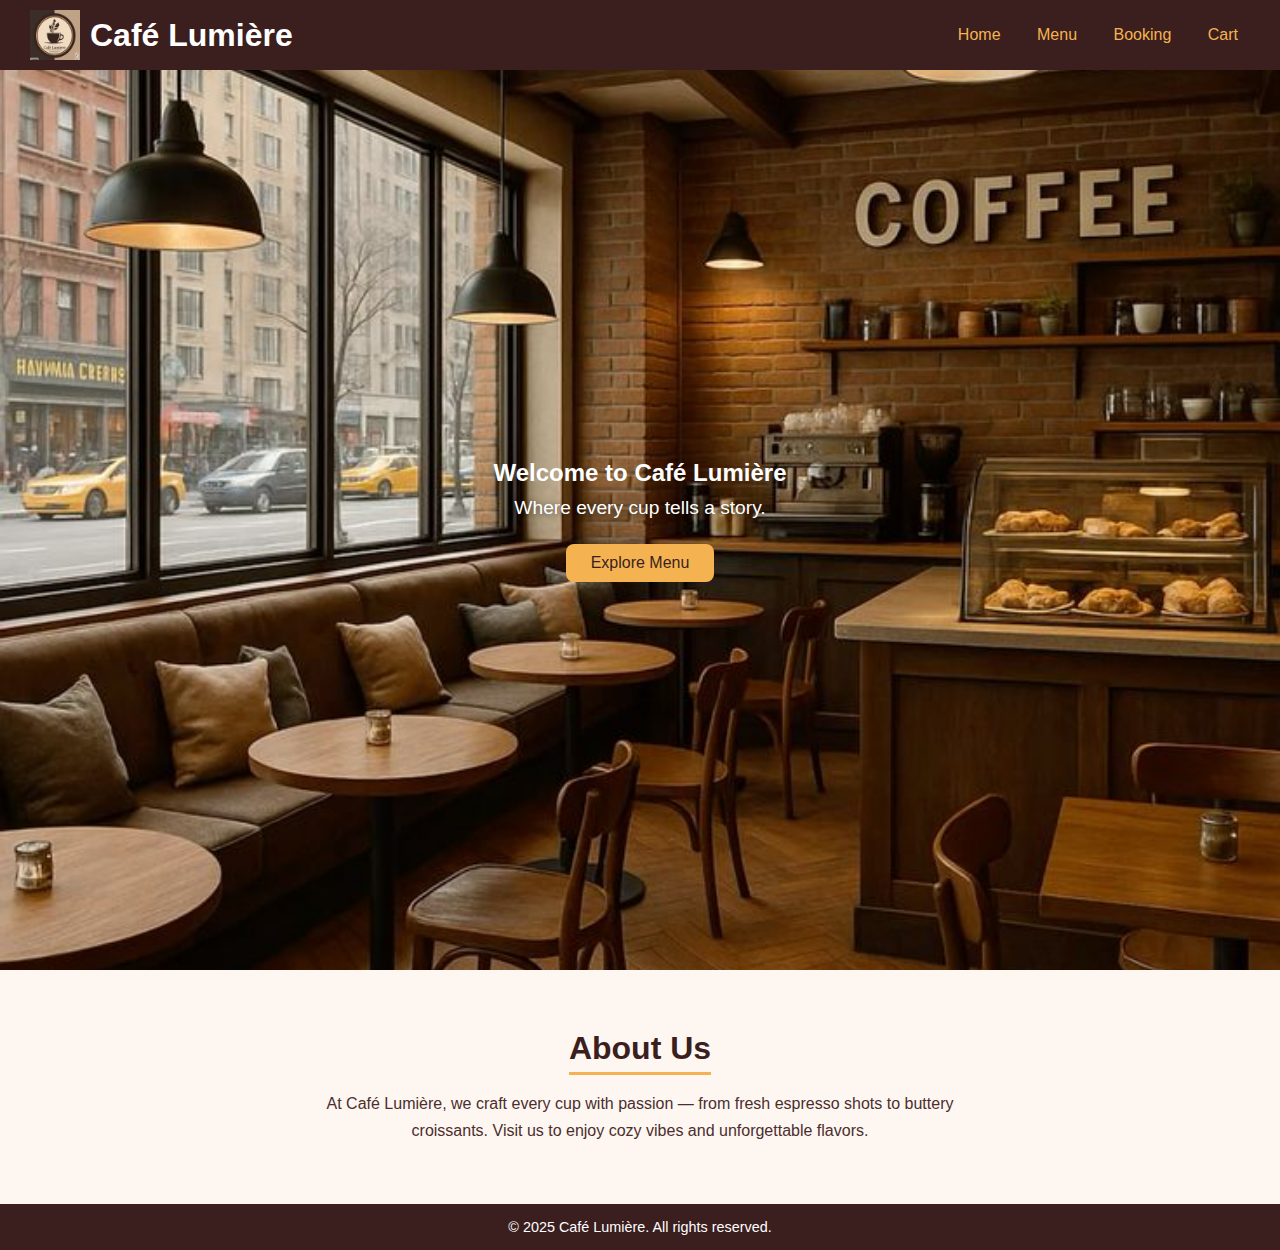
<file: index.html>
<!DOCTYPE html>
<html lang="en">
<head>
  <meta charset="UTF-8">
  <meta name="viewport" content="width=device-width, initial-scale=1.0">
  <title>Café Lumière</title>
  <link rel="stylesheet" href="style.css">
</head>
<body>

  <header>
    <div class="logo">
      <img src="images/logo.png" alt="Café Lumière Logo">
      <h1>Café Lumière</h1>
    </div>
    <nav>
      <a href="index.html">Home</a>
      <a href="menu.html">Menu</a>
      <a href="booking.html">Booking</a>
      <a href="cart.html">Cart</a>
    </nav>
  </header>

  <main>
    <section class="hero">
      <h2>Welcome to Café Lumière</h2>
      <p>Where every cup tells a story.</p>
      <a href="menu.html" class="btn">Explore Menu</a>
    </section>

    <section class="about">
      <h2>About Us</h2>
      <p>At Café Lumière, we craft every cup with passion — from fresh espresso shots to buttery croissants. Visit us to enjoy cozy vibes and unforgettable flavors.</p>
    </section>
  </main>

  <footer>
    <p>© 2025 Café Lumière. All rights reserved.</p>
  </footer>

</body>
</html>
</file>
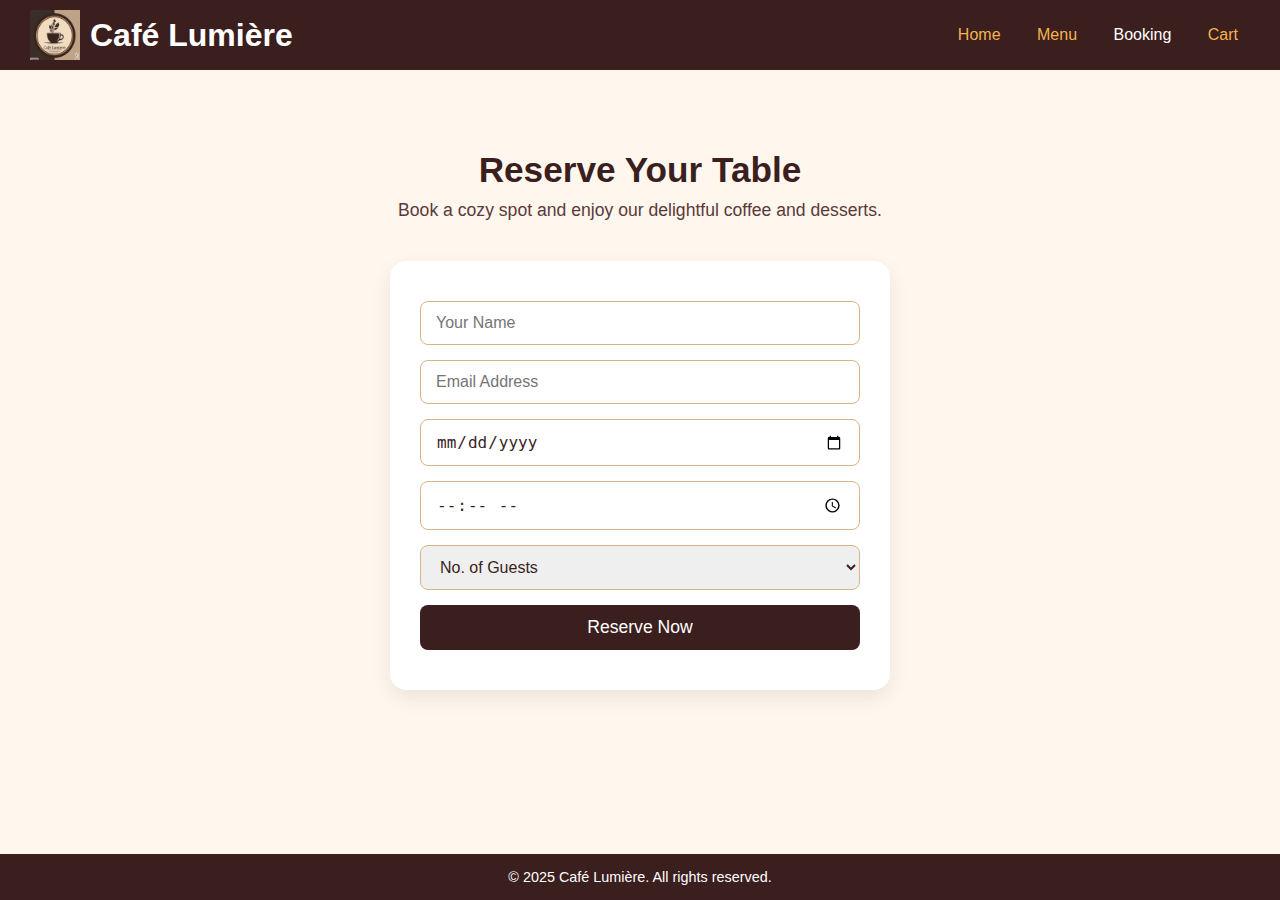
<file: booking.html>
<!DOCTYPE html>
<html lang="en">
<head>
  <meta charset="UTF-8">
  <meta name="viewport" content="width=device-width, initial-scale=1.0">
  <title>Reserve Your Table | Café Lumière</title>
  <link rel="stylesheet" href="style.css">
</head>
<body>
  <header>
    <div class="logo">
      <img src="images/logo.png" alt="Café Lumière Logo">
      <h1>Café Lumière</h1>
    </div>
    <nav>
      <a href="index.html">Home</a>
      <a href="menu.html">Menu</a>
      <a href="booking.html" class="active">Booking</a>
      <a href="cart.html">Cart</a>
    </nav>
  </header>

  <main class="booking-section">
    <h2>Reserve Your Table</h2>
    <p class="booking-intro">Book a cozy spot and enjoy our delightful coffee and desserts.</p>

    <div class="booking-card">
      <form>
        <div class="form-group">
          <input type="text" placeholder="Your Name" required>
        </div>
        <div class="form-group">
          <input type="email" placeholder="Email Address" required>
        </div>
        <div class="form-group">
          <input type="date" required>
        </div>
        <div class="form-group">
          <input type="time" required>
        </div>
        <div class="form-group">
          <select required>
            <option value="">No. of Guests</option>
            <option>1</option>
            <option>2</option>
            <option>3</option>
            <option>4+</option>
          </select>
        </div>
        <button type="submit">Reserve Now</button>
      </form>
    </div>
  </main>

  <footer>
    <p>© 2025 Café Lumière. All rights reserved.</p>
  </footer>
</body>
</html>
</file>
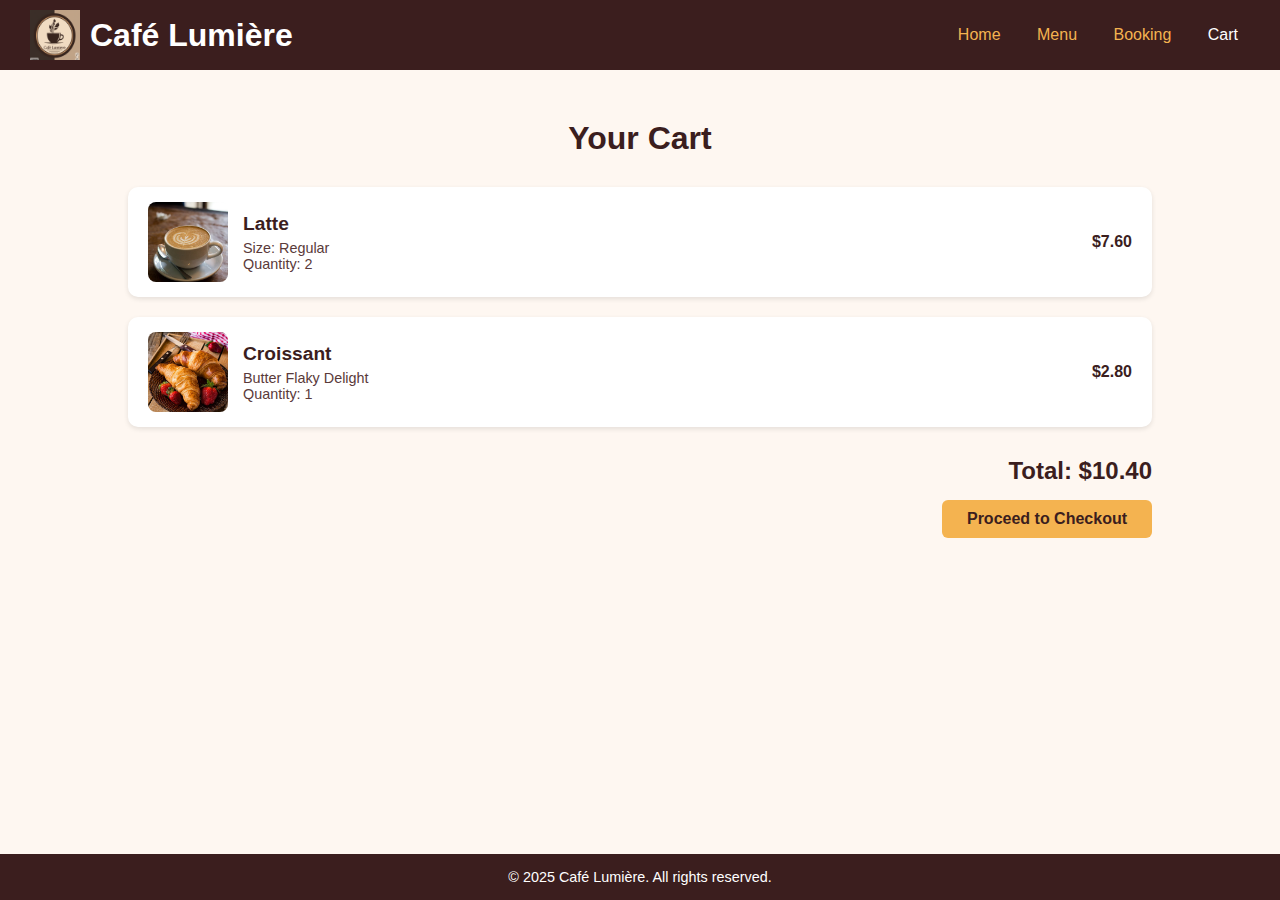
<file: cart.html>
<!DOCTYPE html>
<html lang="en">
<head>
  <meta charset="UTF-8" />
  <meta name="viewport" content="width=device-width, initial-scale=1.0" />
  <title>Cart | Café Lumière</title>
  <link rel="stylesheet" href="style.css" />
</head>
<body>

  <!-- HEADER -->
  <header>
    <div class="logo">
      <img src="images/logo.png" alt="Café Lumière Logo" />
      <h1>Café Lumière</h1>
    </div>
    <nav>
      <a href="index.html">Home</a>
      <a href="menu.html">Menu</a>
      <a href="booking.html">Booking</a>
      <a href="cart.html" class="active">Cart</a>
    </nav>
  </header>

  <!-- CART SECTION -->
  <section class="cart-page">
    <h2>Your Cart</h2>

    <!-- Example order -->
    <div class="cart-items">
      <div class="cart-item">
        <img src="images/latte.jpg" alt="Latte" />
        <div class="item-details">
          <h3>Latte</h3>
          <p>Size: Regular</p>
          <p>Quantity: 2</p>
        </div>
        <div class="item-price">$7.60</div>
      </div>

      <div class="cart-item">
        <img src="images/croissant.jpg" alt="Croissant" />
        <div class="item-details">
          <h3>Croissant</h3>
          <p>Butter Flaky Delight</p>
          <p>Quantity: 1</p>
        </div>
        <div class="item-price">$2.80</div>
      </div>
    </div>

    <!-- Total -->
    <div class="cart-total">
      <h3>Total: $10.40</h3>
      <button class="checkout-btn">Proceed to Checkout</button>
    </div>
  </section>

  <!-- FOOTER -->
  <footer>
    <p>© 2025 Café Lumière. All rights reserved.</p>
  </footer>

</body>
</html>
</file>
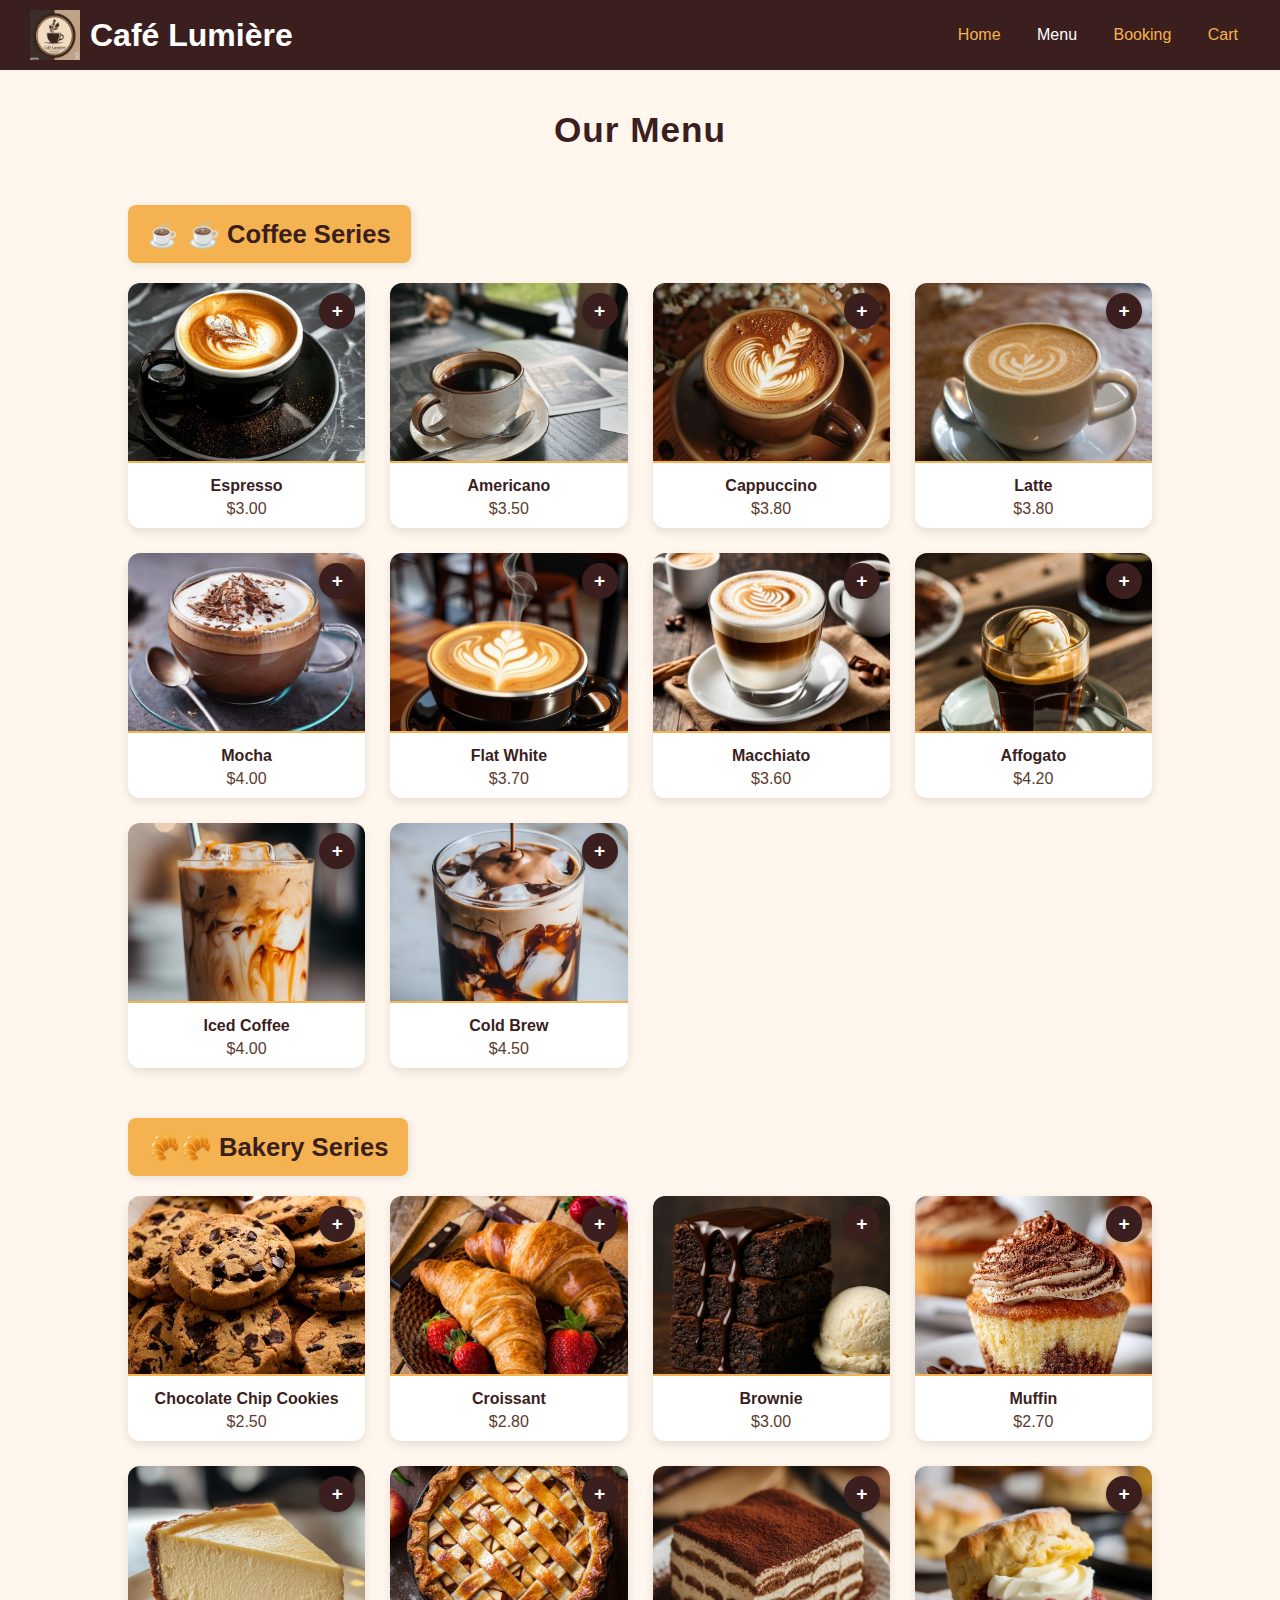
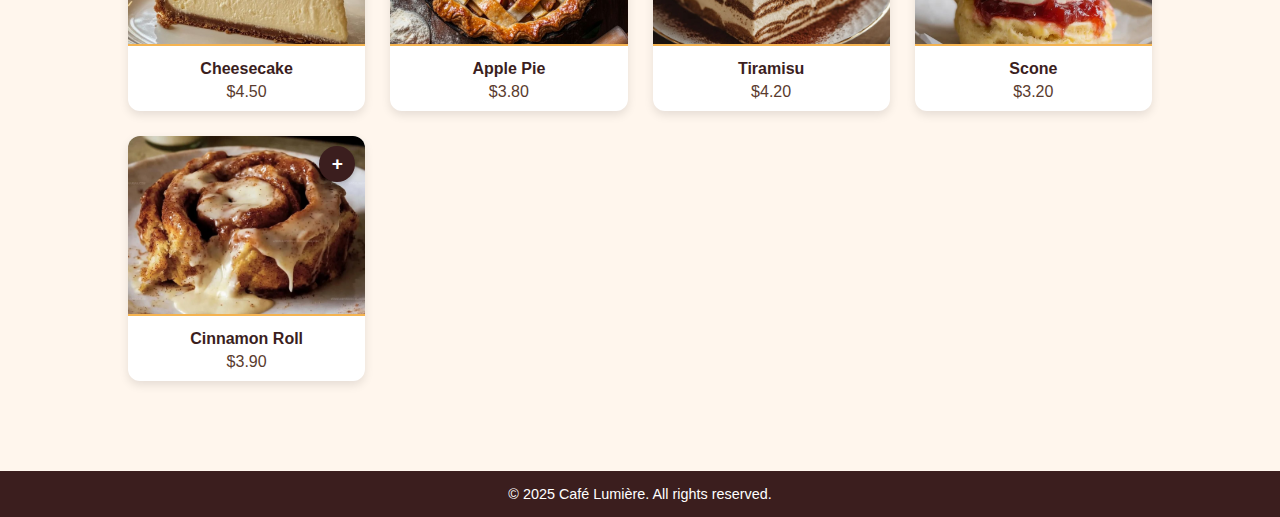
<file: menu.html>
<!DOCTYPE html>
<html lang="en">
<head>
  <meta charset="UTF-8" />
  <meta name="viewport" content="width=device-width, initial-scale=1.0" />
  <title>Our Menu | Café Lumière</title>
  <link rel="stylesheet" href="style.css" />
</head>
<body>
  <header>
    <div class="logo">
      <img src="images/logo.png" alt="Café Lumière Logo" />
      <h1>Café Lumière</h1>
    </div>
    <nav>
      <a href="index.html">Home</a>
      <a href="menu.html" class="active">Menu</a>
      <a href="booking.html">Booking</a>
      <a href="cart.html">Cart</a>
    </nav>
  </header>

  <main class="menu-page">
    <h2>Our Menu</h2>

    <!-- Coffee Series -->
    <div class="menu-category">
      <h3 class="category-title">☕ Coffee Series</h3>
      <div class="menu-grid">

        <div class="menu-item">
          <img src="images/espresso.jpg" alt="Espresso" />
          <h4>Espresso</h4>
          <p>$3.00</p>
          <button class="add-btn">+</button>
        </div>

        <div class="menu-item">
          <img src="images/americano.jpg" alt="Americano" />
          <h4>Americano</h4>
          <p>$3.50</p>
          <button class="add-btn">+</button>
        </div>

        <div class="menu-item">
          <img src="images/cappuccino.jpg" alt="Cappuccino" />
          <h4>Cappuccino</h4>
          <p>$3.80</p>
          <button class="add-btn">+</button>
        </div>

        <div class="menu-item">
          <img src="images/latte.jpg" alt="Latte" />
          <h4>Latte</h4>
          <p>$3.80</p>
          <button class="add-btn">+</button>
        </div>

        <div class="menu-item">
          <img src="images/mocha.jpg" alt="Mocha" />
          <h4>Mocha</h4>
          <p>$4.00</p>
          <button class="add-btn">+</button>
        </div>

        <div class="menu-item">
          <img src="images/flatwhite.jpg" alt="Flat White" />
          <h4>Flat White</h4>
          <p>$3.70</p>
          <button class="add-btn">+</button>
        </div>

        <div class="menu-item">
          <img src="images/macchiato.jpg" alt="Macchiato" />
          <h4>Macchiato</h4>
          <p>$3.60</p>
          <button class="add-btn">+</button>
        </div>

        <div class="menu-item">
          <img src="images/affogato.jpg" alt="Affogato" />
          <h4>Affogato</h4>
          <p>$4.20</p>
          <button class="add-btn">+</button>
        </div>

        <div class="menu-item">
          <img src="images/icedcoffee.jpg" alt="Iced Coffee" />
          <h4>Iced Coffee</h4>
          <p>$4.00</p>
          <button class="add-btn">+</button>
        </div>

        <div class="menu-item">
          <img src="images/coldbrew.jpg" alt="Cold Brew" />
          <h4>Cold Brew</h4>
          <p>$4.50</p>
          <button class="add-btn">+</button>
        </div>

      </div>
    </div>

    <!-- Bakery Series -->
    <div class="menu-category">
      <h3 class="bakery-title">🥐 Bakery Series</h3>
      <div class="menu-grid">

        <div class="menu-item">
          <img src="images/cookie.jpg" alt="Chocolate Chip Cookies" />
          <h4>Chocolate Chip Cookies</h4>
          <p>$2.50</p>
          <button class="add-btn">+</button>
        </div>

        <div class="menu-item">
          <img src="images/croissant.jpg" alt="Croissant" />
          <h4>Croissant</h4>
          <p>$2.80</p>
          <button class="add-btn">+</button>
        </div>

        <div class="menu-item">
          <img src="images/brownie.jpg" alt="Brownie" />
          <h4>Brownie</h4>
          <p>$3.00</p>
          <button class="add-btn">+</button>
        </div>

        <div class="menu-item">
          <img src="images/muffin.jpg" alt="Muffin" />
          <h4>Muffin</h4>
          <p>$2.70</p>
          <button class="add-btn">+</button>
        </div>

        <div class="menu-item">
          <img src="images/cheesecake.jpg" alt="Cheesecake" />
          <h4>Cheesecake</h4>
          <p>$4.50</p>
          <button class="add-btn">+</button>
        </div>

        <div class="menu-item">
          <img src="images/applepie.jpg" alt="Apple Pie" />
          <h4>Apple Pie</h4>
          <p>$3.80</p>
          <button class="add-btn">+</button>
        </div>

        <div class="menu-item">
          <img src="images/tiramisu.jpg" alt="Tiramisu" />
          <h4>Tiramisu</h4>
          <p>$4.20</p>
          <button class="add-btn">+</button>
        </div>

        <div class="menu-item">
          <img src="images/scone.jpg" alt="Scone" />
          <h4>Scone</h4>
          <p>$3.20</p>
          <button class="add-btn">+</button>
        </div>

        <div class="menu-item">
          <img src="images/cinnamonroll.jpg" alt="Cinnamon Roll" />
          <h4>Cinnamon Roll</h4>
          <p>$3.90</p>
          <button class="add-btn">+</button>
        </div>

      </div>
    </div>
  </main>

  <footer>
    <p>© 2025 Café Lumière. All rights reserved.</p>
  </footer>
</body>
</html>
</file>
<file: style.css>
/* --------------------
   GLOBAL STYLES
-------------------- */
body {
  margin: 0;
  font-family: "Poppins", sans-serif;
  background-color: #fdf4ec;
  color: #3b1e1e;
  display: flex;
  flex-direction: column;
  min-height: 100vh;
}

main {
  flex: 1;
}

/* --------------------
   HEADER
-------------------- */
header {
  background-color: #3b1e1e;
  color: white;
  display: flex;
  align-items: center;
  justify-content: space-between;
  padding: 10px 50px;
}

header img {
  height: 50px;
  width: auto;
}

header nav a {
  color: #f4b350;
  text-decoration: none;
  margin-left: 20px;
  font-weight: 500;
  transition: color 0.3s;
}

header nav a:hover {
  color: white;
}

/* --------------------
   HERO SECTION
-------------------- */
.hero {
  position: relative;
  height: 100vh;
  background: url("images/hero.jpg") center/cover no-repeat;
  display: flex;
  flex-direction: column;
  justify-content: center;
  align-items: center;
  color: white;
  text-align: center;
}

.hero h1 {
  font-size: 2.5rem;
  font-weight: bold;
  text-shadow: 0 2px 8px rgba(0, 0, 0, 0.6);
}

.hero p {
  font-size: 1.2rem;
  margin: 10px 0;
  text-shadow: 0 1px 6px rgba(0, 0, 0, 0.5);
}

.hero a {
  background-color: #f4b350;
  color: #3b1e1e;
  text-decoration: none;
  padding: 10px 25px;
  border-radius: 8px;
  margin-top: 15px;
  transition: all 0.3s;
}

.hero a:hover {
  background-color: #d99b2b;
}

/* --------------------
   MENU SECTION
-------------------- */
.menu {
  padding: 40px 8%;
  text-align: center;
}

.menu h2 {
  font-size: 2rem;
  margin-bottom: 30px;
  color: #3b1e1e;
}

/* Category Headings (Coffee Series / Bakery Series) */
.category-title {
  font-size: 1.8rem;
  font-weight: 700;
  color: #3b1e1e;
  margin: 30px 0 20px;
  display: flex;
  align-items: center;
  justify-content: flex-start;
}

/* Reset */
* {
  margin: 0;
  padding: 0;
  box-sizing: border-box;
}

body {
  font-family: "Poppins", sans-serif;
  background-color: #fff6ed;
  color: #3b1e1e;
  display: flex;
  flex-direction: column;
  min-height: 100vh;
}

/* Header */
header {
  background-color: #3b1e1e;
  color: white;
  padding: 10px 30px;
  display: flex;
  justify-content: space-between;
  align-items: center;
  flex-wrap: wrap;
}

.logo {
  display: flex;
  align-items: center;
}

.logo img {
  width: 50px;
  margin-right: 10px;
}

nav a {
  color: #f4b350;
  text-decoration: none;
  margin: 0 12px;
  font-weight: 500;
  transition: color 0.3s ease;
}

nav a:hover, nav a.active {
  color: #fff;
}

/* Menu Page */
.menu-page {
  flex: 1;
  padding: 40px 10%;
}

.menu-page h2 {
  text-align: center;
  margin-bottom: 25px;
  color: #3b1e1e;
  font-size: 2.2rem;
  letter-spacing: 1px;
}

/* Category Titles */
.menu-category {
  margin-bottom: 50px;
}

.menu-category h3 {
  background-color: #f4b350;
  color: #3b1e1e;
  padding: 14px 20px;
  border-radius: 8px;
  display: inline-block;
  font-size: 1.6rem;
  font-weight: 600;
  margin-bottom: 20px;
  box-shadow: 2px 2px 8px rgba(0, 0, 0, 0.1);
}

.menu-grid {
  display: grid;
  grid-template-columns: repeat(auto-fit, minmax(220px, 1fr));
  gap: 20px;
}

.menu-item {
  background: #fff;
  border-radius: 12px;
  box-shadow: 0 4px 8px rgba(0, 0, 0, 0.1);
  text-align: center;
  overflow: hidden;
  transition: transform 0.3s ease;
  position: relative;
}

.menu-item img {
  width: 100%;
  height: 180px;
  object-fit: cover;
}

.menu-item h4 {
  margin: 10px 0 5px;
  color: #3b1e1e;
}

.menu-item p {
  margin-bottom: 10px;
  font-weight: 600;
  color: #4b2b2b;
}

/* Add-to-Cart Button */
.add-btn {
  position: absolute;
  bottom: 15px;
  right: 15px;
  background-color: #3b1e1e;
  color: #fff;
  border: none;
  border-radius: 50%;
  width: 35px;
  height: 35px;
  font-size: 1.3rem;
  cursor: pointer;
  display: flex;
  justify-content: center;
  align-items: center;
  transition: background 0.3s ease, transform 0.3s ease;
}

.add-btn:hover {
  background-color: #f4b350;
  color: #3b1e1e;
  transform: scale(1.1);
}

.menu-item:hover {
  transform: translateY(-6px);
}

/* Footer */
footer {
  background-color: #3b1e1e;
  color: white;
  text-align: center;
  padding: 15px;
  margin-top: auto;
}

/* Responsive Design */
@media (max-width: 768px) {
  header {
    flex-direction: column;
    text-align: center;
  }

  nav {
    margin-top: 8px;
  }

  .menu-page {
    padding: 20px;
  }

  .menu-item img {
    height: 150px;
  }

  .add-btn {
    width: 30px;
    height: 30px;
    font-size: 1.1rem;
  }
}

.category-title::before {
  content: "☕";
  margin-right: 10px;
  font-size: 1.5rem;
}

.bakery-title::before {
  content: "🥐";
}

/* CART PAGE */
.cart-page {
  flex: 1;
  padding: 50px 10%;
  background-color: #fef7f1;
  min-height: 80vh;
}

.cart-page h2 {
  text-align: center;
  font-size: 2rem;
  color: #3b1e1e;
  margin-bottom: 30px;
}

.cart-items {
  display: flex;
  flex-direction: column;
  gap: 20px;
}

.cart-item {
  display: flex;
  align-items: center;
  justify-content: space-between;
  background: #fff;
  border-radius: 10px;
  padding: 15px 20px;
  box-shadow: 0 2px 5px rgba(0, 0, 0, 0.1);
}

.cart-item img {
  width: 80px;
  height: 80px;
  border-radius: 8px;
  object-fit: cover;
}

.item-details {
  flex: 1;
  margin-left: 15px;
}

.item-details h3 {
  color: #3b1e1e;
  font-size: 1.2rem;
  margin-bottom: 5px;
}

.item-details p {
  color: #5a3a3a;
  font-size: 0.9rem;
}

.item-price {
  font-weight: 600;
  color: #3b1e1e;
}

.cart-total {
  margin-top: 30px;
  text-align: right;
}

.cart-total h3 {
  font-size: 1.5rem;
  color: #3b1e1e;
  margin-bottom: 15px;
}

.checkout-btn {
  background-color: #f4b350;
  border: none;
  color: #3b1e1e;
  padding: 10px 25px;
  border-radius: 6px;
  font-size: 1rem;
  font-weight: 600;
  cursor: pointer;
  transition: 0.3s;
}

.checkout-btn:hover {
  background-color: #3b1e1e;
  color: white;
}

/* RESPONSIVE CART */
@media (max-width: 768px) {
  .cart-item {
    flex-direction: column;
    align-items: flex-start;
  }

  .cart-item img {
    width: 100%;
    height: auto;
    margin-bottom: 10px;
  }

  .cart-total {
    text-align: center;
  }
}


/* Menu Grid */
.menu-grid {
  display: grid;
  grid-template-columns: repeat(auto-fit, minmax(220px, 1fr));
  gap: 25px;
  justify-items: center;
}

.menu-item {
  background-color: white;
  border-radius: 12px;
  box-shadow: 0 4px 10px rgba(0, 0, 0, 0.1);
  text-align: center;
  overflow: hidden;
  transition: transform 0.3s, box-shadow 0.3s;
  width: 100%;
  max-width: 250px;
}

.menu-item:hover {
  transform: translateY(-6px);
  box-shadow: 0 8px 16px rgba(0, 0, 0, 0.15);
}

.menu-item img {
  width: 100%;
  height: 180px;
  object-fit: cover;
  border-bottom: 2px solid #f4b350;
}

.menu-item h3 {
  margin: 10px 0 5px;
  font-size: 1.1rem;
  color: #3b1e1e;
}

.menu-item p {
  color: #5a3b2e;
  margin: 0 0 10px;
  font-weight: 500;
}

/* Add to Cart Button */
.add-btn {
  background-color: #3b1e1e;
  color: #fff;
  border: none;
  border-radius: 50%;
  width: 35px;
  height: 35px;
  cursor: pointer;
  font-size: 1.2rem;
  margin-bottom: 12px;
  transition: all 0.3s;
}

.add-btn:hover {
  background-color: #f4b350;
  color: #3b1e1e;
}

/* --------------------
   ABOUT SECTION
-------------------- */
.about {
  background-color: #fef7f1;
  color: #3b1e1e;
  text-align: center;
  padding: 60px 10%;
}

.about h2 {
  font-size: 2rem;
  color: #3b1e1e;
  margin-bottom: 15px;
  font-weight: 600;
  border-bottom: 3px solid #f4b350;
  display: inline-block;
  padding-bottom: 5px;
}

.about p {
  max-width: 700px;
  margin: 0 auto;
  font-size: 1rem;
  line-height: 1.7;
  color: #4b2e2e;
}

/* --------------------
   BOOKING PAGE
-------------------- */
.booking {
  text-align: center;
  padding: 60px 10%;
}

.booking h2 {
  font-size: 2rem;
  color: #3b1e1e;
  margin-bottom: 25px;
}

.booking form {
  display: flex;
  flex-direction: column;
  align-items: center;
  gap: 15px;
  max-width: 400px;
  margin: 0 auto;
}

.booking input,
.booking select,
.booking button {
  width: 100%;
  padding: 12px;
  border: 1px solid #c9a27e;
  border-radius: 8px;
  font-size: 1rem;
}

.booking button {
  background-color: #3b1e1e;
  color: white;
  border: none;
  cursor: pointer;
  transition: background 0.3s;
}

.booking button:hover {
  background-color: #f4b350;
  color: #3b1e1e;
}

/* --------------------
   BOOKING PAGE - MODERN STYLE
-------------------- */
.booking-section {
  text-align: center;
  padding: 80px 10%;
  background-color: #fff6ed;
}

.booking-section h2 {
  font-size: 2.2rem;
  color: #3b1e1e;
  margin-bottom: 10px;
}

.booking-intro {
  color: #5a3a3a;
  font-size: 1.1rem;
  margin-bottom: 40px;
}

.booking-card {
  background: #ffffff;
  max-width: 500px;
  margin: 0 auto;
  padding: 40px 30px;
  border-radius: 16px;
  box-shadow: 0 8px 20px rgba(0, 0, 0, 0.08);
}

.booking-card form {
  display: flex;
  flex-direction: column;
  gap: 15px;
}

.booking-card input,
.booking-card select {
  width: 100%;
  padding: 12px 15px;
  border: 1px solid #d9b48b;
  border-radius: 8px;
  font-size: 1rem;
  color: #3b1e1e;
  outline: none;
  transition: border-color 0.3s;
}

.booking-card input:focus,
.booking-card select:focus {
  border-color: #f4b350;
  box-shadow: 0 0 5px rgba(244, 179, 80, 0.3);
}

.booking-card button {
  background-color: #3b1e1e;
  color: #fff;
  border: none;
  border-radius: 8px;
  padding: 12px;
  font-size: 1.1rem;
  cursor: pointer;
  transition: background 0.3s, transform 0.2s;
}

.booking-card button:hover {
  background-color: #f4b350;
  color: #3b1e1e;
  transform: translateY(-2px);
}

/* Responsive */
@media (max-width: 600px) {
  .booking-card {
    padding: 30px 20px;
  }
}


/* --------------------
   FOOTER
-------------------- */
footer {
  background-color: #3b1e1e;
  color: white;
  text-align: center;
  padding: 15px 0;
  margin-top: auto;
  font-size: 0.9rem;
}

/* --------------------
   RESPONSIVE
-------------------- */
@media (max-width: 768px) {
  header {
    flex-direction: column;
    text-align: center;
  }

  header nav a {
    margin: 5px 10px;
  }

  .menu-grid {
    grid-template-columns: repeat(auto-fit, minmax(160px, 1fr));
  }

  .menu-item img {
    height: 150px;
  }

  .about h2 {
    font-size: 1.6rem;
  }
}

/* --------------------
   ADD TO CART BUTTON (Floating + icon)
-------------------- */
.menu-item {
  position: relative;
}

.add-btn {
  position: absolute;
  top: 10px;
  right: 10px;
  background-color: #3b1e1e;
  color: #fff;
  border: none;
  border-radius: 50%;
  width: 36px;
  height: 36px;
  font-size: 1.2rem;
  font-weight: bold;
  cursor: pointer;
  display: flex;
  justify-content: center;
  align-items: center;
  box-shadow: 0 2px 5px rgba(0, 0, 0, 0.2);
  transition: background-color 0.3s ease, transform 0.2s ease;
}

.add-btn:hover {
  background-color: #f4b350;
  color: #3b1e1e;
  transform: scale(1.1);
}
</file>
